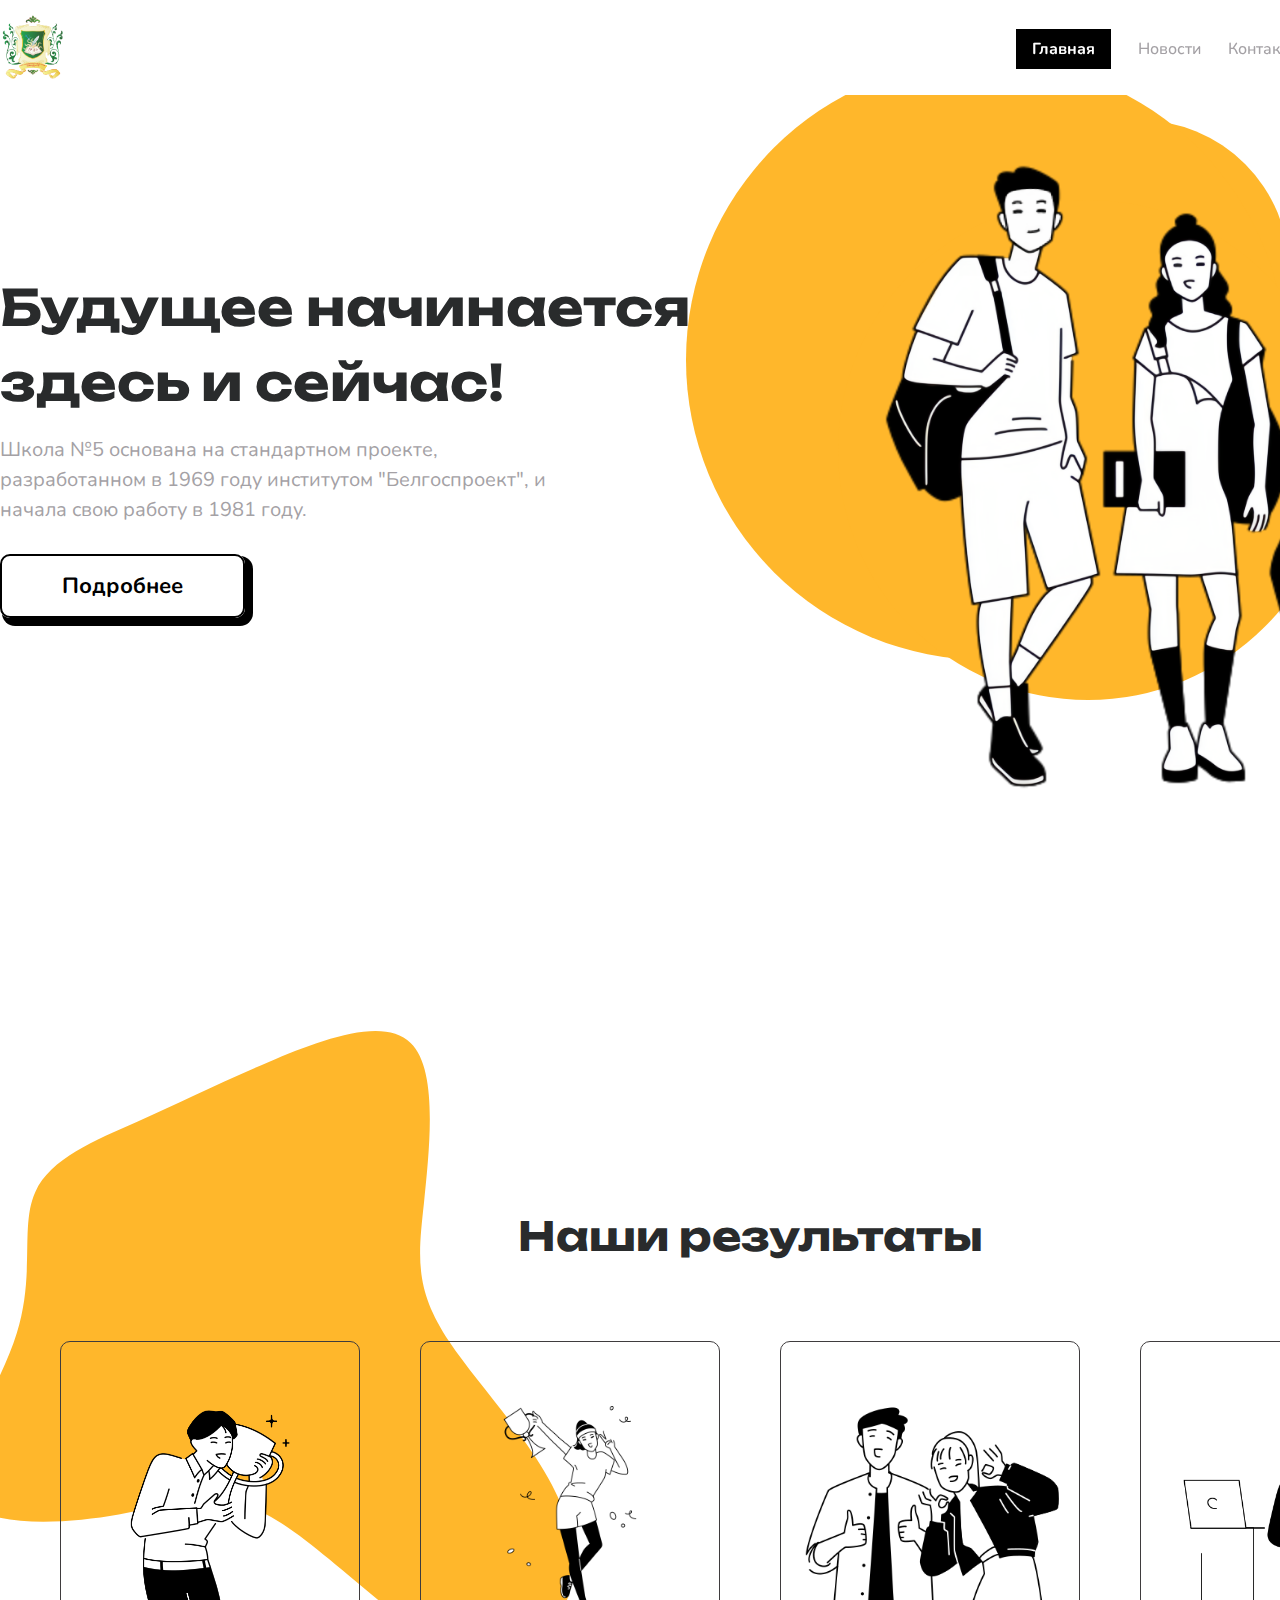
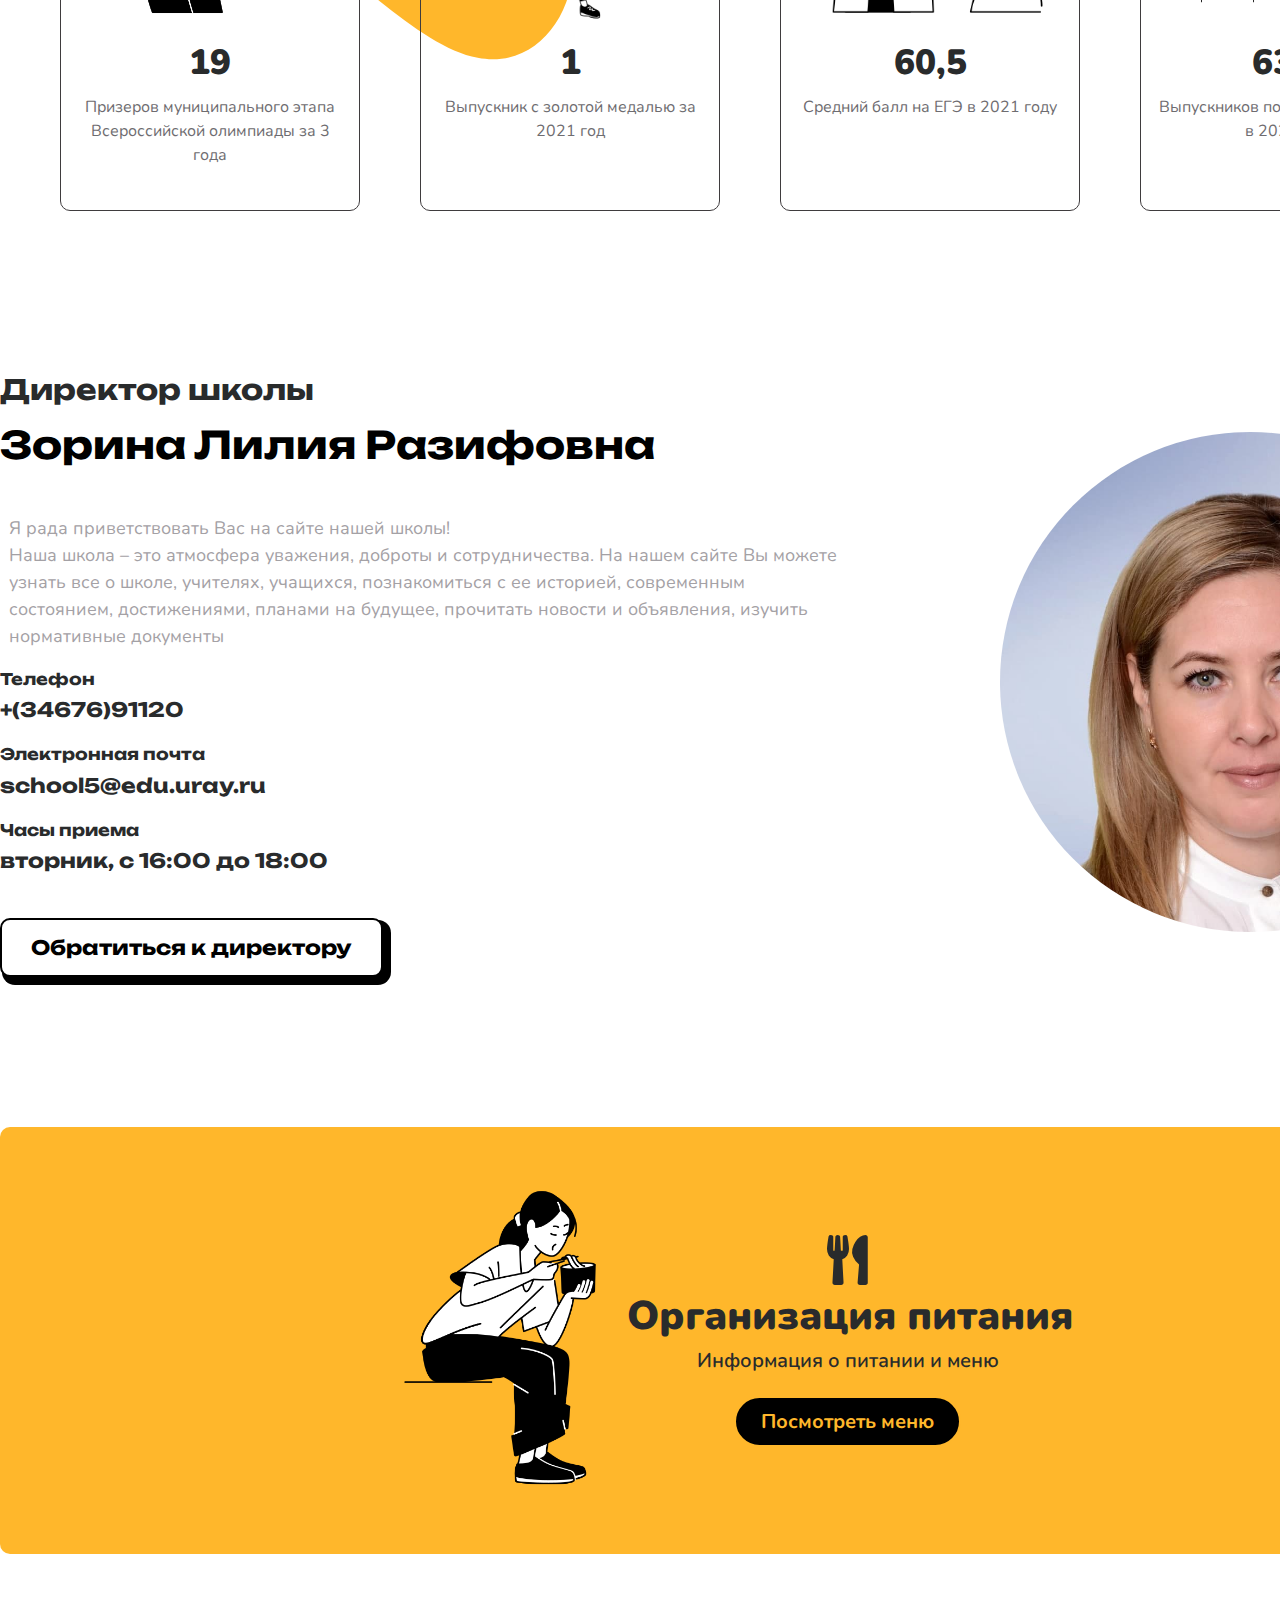
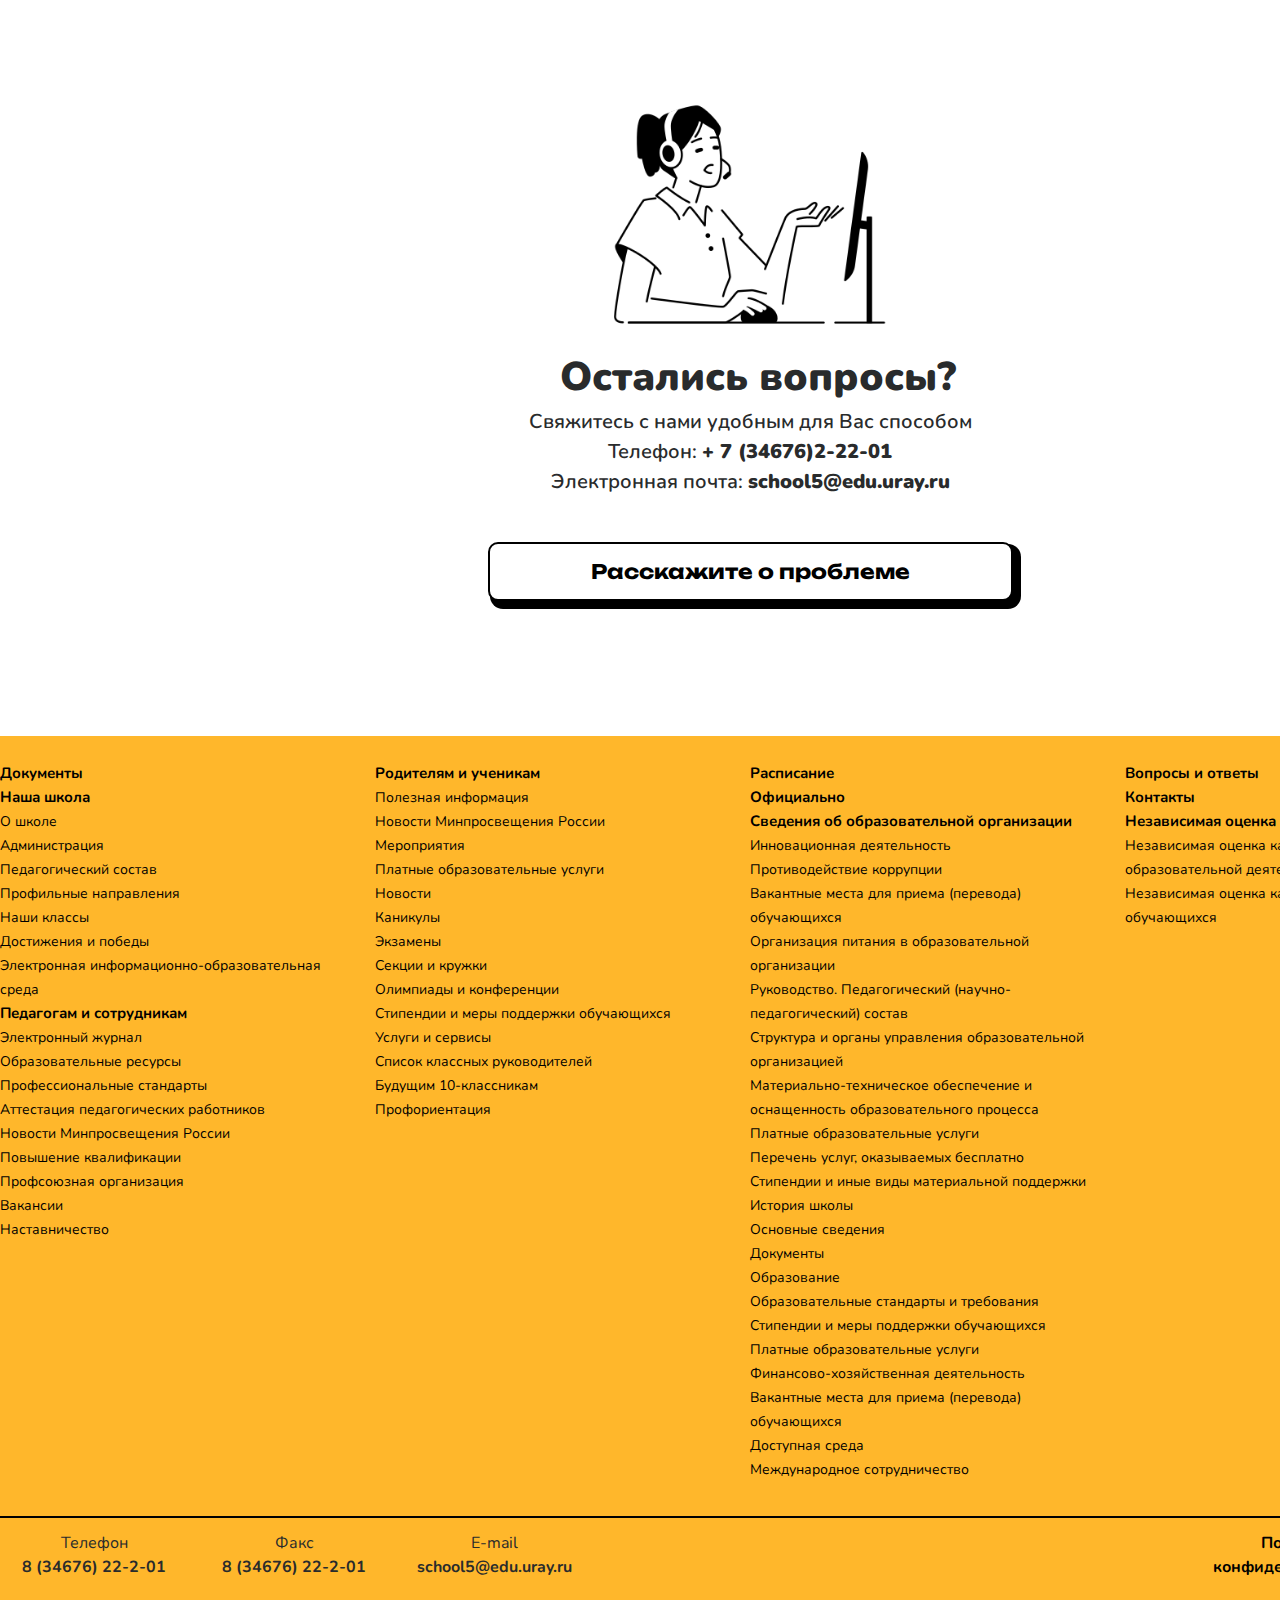
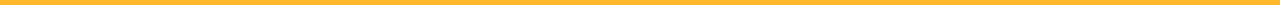
<file: index.html>
<!DOCTYPE html>
<html lang="en">
<head>
    <meta charset="UTF-8">
    <meta name="viewport" content="width=device-width, initial-scale=1.0">
    <link rel="stylesheet" href="css/style.css">
    <!-- ШРИФТЫ -->
    <link rel="preconnect" href="https://fonts.googleapis.com">
    <link rel="preconnect" href="https://fonts.gstatic.com" crossorigin>
    <link href="https://fonts.googleapis.com/css2?family=Unbounded:wght@200..900&display=swap" rel="stylesheet">
    <link rel="preconnect" href="https://fonts.googleapis.com">
    <link rel="preconnect" href="https://fonts.gstatic.com" crossorigin>
    <link href="https://fonts.googleapis.com/css2?family=Nunito:ital,wght@0,200..1000;1,200..1000&family=Unbounded:wght@200..900&display=swap" rel="stylesheet">
    <!--  -->
    <link rel="stylesheet" href="https://cdnjs.cloudflare.com/ajax/libs/font-awesome/5.15.4/css/all.min.css">
    <title>ШКОЛА 5</title>
</head>
<body>
<script src="js/script.js"></script>
  <header class="header">
    <div class="content">
      <div class="header_nav">
        <div class="header_logo">
          <img src="img/logo.png" alt="logo" class="header_img">
        </div>
        <div class="header_items">
          <a href="" class="header_item act">Главная</a>
          <a href="" class="header_item">Новости</a>
          <a href="" class="header_item">Контакты</a>
          <a href="" class="header_item">Распиание</a>
          <a href="" class="header_item">О школе</a>
        </div>
      </div>
    </div>
  </header>
  <main>
    <div class="content">
      <div class="section_1">
        <div class="s_1_text">
          <h1 class="s_1_title">
            Будущее начинается здесь и сейчас!
          </h1>
          <h3 class="s_1_subtitle">
            Школа №5 основана на стандартном проекте, разработанном в 1969 году институтом "Белгоспроект", и начала свою работу в 1981 году.
          </h3>
          <a href="" class="s_1_btn">Подробнее</a>
        </div>
        <div class="s_1_image">
          <img src="img/ttt.png" alt="" class="s_1_i">
          <div class="cicle_1"></div>
          <div class="cicle_2"></div>
          <div class="cicle_3"></div>
        </div>
      </div>
      <div class="section_2">
        <div class="s_2_item gr">
          <i class="fas fa-book"></i>
          <p class="s_2_text">Руководство</p>
        </div>
        <div class="s_2_item">
          <i class="fas fa-chart-bar"></i>
          <p class="s_2_text">Результаты школы</p>
        </div>
        <div class="s_2_item bl">
          <i class="far fa-calendar"></i>
          <p class="s_2_text">Мероприятия</p>
        </div>
      </div>
      <div class="section_3">
        <h1 class="s_3_title">Наши результаты</h1>
        <div class="s_3_items">
          <div class="s_3_item">
            <img src="img/1.png" alt="" class="s_3_item_i">
            <p class="s_3_item_title">19</p>
            <p class="s_3_item_subtitle">Призеров муниципального этапа Всероссийской олимпиады за 3 года</p>
          </div>
          <div class="s_3_item">
            <img src="img/3.png" alt="" class="s_3_item_i">
            <p class="s_3_item_title">1</p>
            <p class="s_3_item_subtitle">Выпускник с золотой медалью за 2021 год</p>
          </div>
          <div class="s_3_item">
            <img src="img/2.png" alt="" class="s_3_item_i">
            <p class="s_3_item_title">60,5</p>
            <p class="s_3_item_subtitle">Средний балл на ЕГЭ в 2021 году</p>
          </div>
          <div class="s_3_item">
            <img src="img/4.png" alt="" class="s_3_item_i">
            <p class="s_3_item_title">63%</p>
            <p class="s_3_item_subtitle">Выпускников поступивших в ВУЗы в 2021 году</p>
          </div>
        </div>
      </div>
      <div class="section_4">
        <div class="s_4_text">
          <p class="s_4_subtitle">Директор школы</p>
          <p class="s_4_title">Зорина Лилия Разифовна</p>
          <p class="s_4_tt">Я рада приветствовать Вас на сайте нашей школы! <br>Наша школа – это атмосфера уважения, доброты и сотрудничества. 
            На нашем сайте Вы можете узнать все о школе, учителях, учащихся, познакомиться с ее историей, современным состоянием, достижениями, планами на будущее, прочитать новости и объявления, изучить нормативные документы
          </p>
          <div class="s_4_content">
            <div class="s_4_content_item_r">
              <p class="s_4_content_item_title">Телефон</p>
              <p class="s_4_content_item_subtitle">+(34676)91120</p>
            </div>
            <div class="s_4_content_item_r">
              <p class="s_4_content_item_title">Электронная почта</p>
              <p class="s_4_content_item_subtitle">school5@edu.uray.ru</p>
            </div>
          </div>
          <div class="s_4_content_item_r">
            <p class="s_4_content_item_title">Часы приема</p>
            <p class="s_4_content_item_subtitle">вторник, с 16:00 до 18:00</p>
          </div>
          <a href="#openModal"><button  class="s_4_content_item_a">
            Обратиться к директору
          </button></a>
        </div>
        <div class="s_4_img_content">
          <div class="s_4_img">
            <img src="img/foto.jpg" alt="" class="s_4_i">
          </div>
        </div>
      </div>
      <div class="section_5">
        <div class="s_5_content">
          <img src="img/eat.png" alt="" class="s_5_img">
        </div>
        <div class="s_5_text">
          <div class="s_5_row">
            <i class="fas fa-utensils" style="font-size: 50px;"></i>
            <p class="s_5_title">Организация питания</p>
            <p class="s_5_subtitle">Информация о питании и меню</p>
            <button class="s_5_btn">Посмотреть меню</button>
          </div>
        </div>
      </div>
      <div class="section_6">
        <div class="s_6_content">
          <img src="img/help.png" alt="" class="s_6_img">
        </div>
        <div class="s_6_text">
          <div class="s_6_row">
            <p class="s_6_title">Остались вопросы?</p>
            <p class="s_6_subtitle">Свяжитесь с нами удобным для Вас способом</p>
            <p class="s_6_subtitle">Телефон: <b>+ 7 (34676)2-22-01</b></p>
            <p class="s_6_subtitle">Электронная почта: <b>school5@edu.uray.ru</b> </p>
            <button class="s_6_btn">Расскажите о проблеме</button>
          </div>
        </div>
      </div>
    </div>
  </main>
  <footer>
    <div class="content">
      <div class="footer_items">
        <div class="footer_item">
          <a href="" class="footer_item_a"><b>Документы</b></a><br>
          <a href="" class="footer_item_a"><b>Наша школа</b></a><br>
          <a href="" class="footer_item_a">О школе</a><br>
          <a href="" class="footer_item_a">Администрация</a><br>
          <a href="" class="footer_item_a">Педагогический состав</a><br>
          <a href="" class="footer_item_a">Профильные направления</a><br>
          <a href="" class="footer_item_a">Наши классы</a><br>
          <a href="" class="footer_item_a">Достижения и победы</a><br>
          <a href="" class="footer_item_a">Электронная информационно-образовательная среда</a><br>
          <a href="" class="footer_item_a"><b>Педагогам и сотрудникам</b></a><br>
          <a href="" class="footer_item_a">Электронный журнал</a><br>
          <a href="" class="footer_item_a">Образовательные ресурсы</a><br>
          <a href="" class="footer_item_a">Профессиональные стандарты</a><br>
          <a href="" class="footer_item_a">Аттестация педагогических работников</a><br>
          <a href="" class="footer_item_a">Новости Минпросвещения России</a><br>
          <a href="" class="footer_item_a">Повышение квалификации</a><br>
          <a href="" class="footer_item_a">Профсоюзная организация</a><br>
          <a href="" class="footer_item_a">Вакансии</a><br>
          <a href="" class="footer_item_a">Наставничество</a><br>
        </div>
        <div class="footer_item">
          <a href="" class="footer_item_a"><b>Родителям и ученикам</b></a><br>
          <a href="" class="footer_item_a">Полезная информация</a><br>
          <a href="" class="footer_item_a">Новости Минпросвещения России</a><br>
          <a href="" class="footer_item_a">Мероприятия</a><br>
          <a href="" class="footer_item_a">Платные образовательные услуги</a><br>
          <a href="" class="footer_item_a">Новости</a><br>
          <a href="" class="footer_item_a">Каникулы</a><br>
          <a href="" class="footer_item_a">Экзамены</a><br>
          <a href="" class="footer_item_a">Секции и кружки</a><br>
          <a href="" class="footer_item_a">Олимпиады и конференции</a><br>
          <a href="" class="footer_item_a">Стипендии и меры поддержки обучающихся</a><br>
          <a href="" class="footer_item_a">Услуги и сервисы</a><br>
          <a href="" class="footer_item_a">Список классных руководителей</a><br>
          <a href="" class="footer_item_a">Будущим 10-классникам</a><br>
          <a href="" class="footer_item_a">Профориентация</a><br>
        </div>
        <div class="footer_item">
          <a href="" class="footer_item_a"><b>Расписание</b></a><br>
          <a href="" class="footer_item_a"><b>Официально</b></a><br>
          <a href="" class="footer_item_a"><b>Сведения об образовательной организации</b></a><br>
          <a href="" class="footer_item_a">Инновационная деятельность</a><br>
          <a href="" class="footer_item_a">Противодействие коррупции</a><br>
          <a href="" class="footer_item_a">Вакантные места для приема (перевода) обучающихся</a><br>
          <a href="" class="footer_item_a">Организация питания в образовательной организации</a><br>
          <a href="" class="footer_item_a">Руководство. Педагогический (научно-педагогический) состав</a><br>
          <a href="" class="footer_item_a">Структура и органы управления образовательной организацией</a><br>
          <a href="" class="footer_item_a">Материально-техническое обеспечение и оснащенность образовательного процесса</a><br>
          <a href="" class="footer_item_a">Платные образовательные услуги</a><br>
          <a href="" class="footer_item_a">Перечень услуг, оказываемых бесплатно</a><br>
          <a href="" class="footer_item_a">Стипендии и иные виды материальной поддержки</a><br>
          <a href="" class="footer_item_a">История школы</a><br>
          <a href="" class="footer_item_a">Основные сведения</a><br>
          <a href="" class="footer_item_a">Документы</a><br>
          <a href="" class="footer_item_a">Образование</a><br>
          <a href="" class="footer_item_a">Образовательные стандарты и требования</a><br>
          <a href="" class="footer_item_a">Стипендии и меры поддержки обучающихся</a><br>
          <a href="" class="footer_item_a">Платные образовательные услуги</a><br>
          <a href="" class="footer_item_a">Финансово-хозяйственная деятельность</a><br>
          <a href="" class="footer_item_a">Вакантные места для приема (перевода) обучающихся</a><br>
          <a href="" class="footer_item_a">Доступная среда</a><br>
          <a href="" class="footer_item_a">Международное сотрудничество</a><br>
        </div>
        <div class="footer_item">
          <a href="" class="footer_item_a"><b>Вопросы и ответы</b></a><br>
          <a href="" class="footer_item_a"><b>Контакты</b></a><br>
          <a href="" class="footer_item_a"><b>Независимая оценка качества образования</b></a><br>
          <a href="" class="footer_item_a">Независимая оценка качества условий образовательной деятельности</a><br>
          <a href="" class="footer_item_a">Независимая оценка качества подготовки обучающихся</a><br>
        </div>
      </div>
      <div class="footer_social">
        <div class="footer_social_r">
          <div class="footer_social_text">
            <p class="footer_social_p">Телефон</p>
            <b><p class="footer_social_p">8 (34676) 22-2-01</p></b>
          </div>
          <div class="footer_social_text">
            <p class="footer_social_p">Факс</p>
            <b><p class="footer_social_p">8 (34676) 22-2-01</p></b>
          </div>
          <div class="footer_social_text">
            <p class="footer_social_p">E-mail</p>
            <b><p class="footer_social_p">school5@edu.uray.ru</p></b>
          </div>
          
        </div>
        <div class="footer_social_r">
          <a href=""><b><p class="footer_social_p">Политика конфиденциальности</p></b></a>
          <a href="" class="footer_social_a"><i class="fas fa-chart-bar"></i></a>
          <a href="" class="footer_social_a"><i class="fab fa-vk"></i></a>
        </div>
      </div>
    </div>
  </footer>

<!-- Модильник -->
  <div id="openModal" class="modal">
    <div class="modal-dialog">
      <div class="modal-content">
        <div class="modal-header">
          <h3 class="modal-title">Задайте свой вопрос?</h3>
          <a href="#close" title="Close" class="close">×</a>
        </div>
        <div class="modal-body">    
          <p>ФИО</p>
          <input type="text"></input>
        </div>
      </div>
    </div>
  </div>

<!-- Фигуры -->
  <svg class="spot" viewBox="0 0 300 300" xmlns="http://www.w3.org/2000/svg">
    <path
      fill="#FFB72B"
      d="M30.2,-54.5C35.6,-49.3,33.9,-33.9,32.8,-23.2C31.6,-12.4,31,-6.2,37.8,3.9C44.6,14.1,58.8,28.1,61.5,41.6C64.3,55.1,55.5,68,43.3,65.6C31.1,63.3,15.6,45.7,4,38.7C-7.5,31.7,-15.1,35.5,-26.8,37.6C-38.6,39.7,-54.5,40.2,-57.4,33.6C-60.3,27.1,-50.2,13.6,-46.7,2.1C-43.1,-9.4,-46.1,-18.9,-43.1,-25.4C-40.2,-31.9,-31.4,-35.5,-23.2,-39.1C-15,-42.8,-7.5,-46.5,2.5,-50.8C12.4,-55,24.9,-59.8,30.2,-54.5Z"
      transform="translate(100 100)"
    />
  </svg>

</body>
</html>
</file>
<file: css/style.css>
/* font-family: "Unbounded", sans-serif; */

* {
  margin: 0;
  padding: 0;
  box-sizing: border-box;
  font-family: "Nunito", sans-serif;
}

a {
  text-decoration: none;
  color: black;
}

:root {
  --f1: "Nunito", sans-serif;
  --f2: "Unbounded", sans-serif;
  --yel: #FFB72B
}

.content {
  width: 1500px;
  margin: auto;
  overflow: hidden;
}

  body::-webkit-scrollbar {
    background-color: transparent;
    width: 10px;

  }
  /* Стилизуем скроллбар */
  body::-webkit-scrollbar-thumb {
    background-color: var(--yel);
    border-radius: 10px;
  }
  /* Стилизуем скроллбар при наведении */
  body::-webkit-scrollbar-thumb:hover {
    background-color: var(--yel);
  }

.header {
    position: fixed;
    top: 0;
    left: 0;
    width: 100%;
    background-color: white;
    z-index: 1000;
    height: 95px;
  }

.header_nav {
  display: flex;
  justify-content: space-between;
  align-items: center;
}

.header_img {
  width: 65px;
  height: auto;
}

.header_items {
 display: flex;
 justify-content: flex-end;
 align-items: center;
 width: 60%;
}

.header_item {
  margin-left: 3%;
  font-size: 16px;
  font-weight: 500;
  color: #A4A1A5;
  transition: all .4s;
}

.header_item:hover {
  color: #fff;
  background-color: black;
  padding: 8px 16px;
  font-weight: 700;
}

.act {
  color: #fff;
  background-color: black;
  padding: 8px 16px;
  font-weight: 700;
}

.section_1 {
  margin-top: 10%;
  display: flex;
}

.s_1_text{
  padding-top: 8%;
  width: 50%;
}

.s_1_title {
  font-size: 50px;
  font-family: var(--f2);
  margin-bottom: 2%;
}

.s_1_subtitle {
  font-size: 20px;
  width: 78%;
  color: #A4A1A5;
  font-weight: 400;
  margin-bottom: 6%;
}

.s_1_btn {
  color: black;
  background-color: white;
  border: black 2px solid;
  -webkit-box-shadow: 5px 5px 0px 3px rgba(0, 0, 0, 1);
  -moz-box-shadow: 5px 5px 0px 3px rgba(0, 0, 0, 1);
  box-shadow: 5px 5px 0px 3px rgba(0, 0, 0, 1);
  border-radius: 10px;
  font-weight: 700;
  font-size: 22px;
  padding: 15px 60px;
  align-items: center;
  transition: all .3s;
}

.s_1_btn:hover {
  background-color: var(--yel);
  transform: scale(1.1);
  margin-left: 4%;
}

.s_1_i {

  position: relative;
  width: 600px;
  margin-left: 20%;
}

.cicle_1 {
  position: absolute;
    top: 50%; /* Положение круга по вертикали */
    left: 85%; /* Положение круга по горизонтали */
    transform: translate(-50%, -50%); /* Центрирование круга */
    background-color: var(--yel); /* Цвет круга */
    width: 500px; /* Диаметр круга */
    height: 500px; /* Диаметр круга */
    border-radius: 50%; /* Делаем круг */
    z-index: -1; /* Устанавливаем круг на задний план */
}
.cicle_2 {
  position: absolute;
    top: 40%; /* Положение круга по вертикали */
    left: 77%; /* Положение круга по горизонтали */
    transform: translate(-50%, -50%); /* Центрирование круга */
    background-color: var(--yel); /* Цвет круга */
    width: 600px; /* Диаметр круга */
    height: 600px; /* Диаметр круга */
    border-radius: 50%; /* Делаем круг */
    z-index: -2; /* Устанавливаем круг на задний план */
}
.cicle_3 {
  position: absolute;
    top: 30%; /* Положение круга по вертикали */
    left: 89%; /* Положение круга по горизонтали */
    transform: translate(-50%, -50%); /* Центрирование круга */
    background-color: var(--yel); /* Цвет круга */
    width: 300px; /* Диаметр круга */
    height: 300px; /* Диаметр круга */
    border-radius: 50%; /* Делаем круг */
    z-index: -3; /* Устанавливаем круг на задний план */
}

.section_2 {
  display: flex;
  justify-content: center;
  align-items: center;
  margin-bottom: 50%;
}

.s_2_item {
  position: relative;
  display: flex;
  align-items: center;
  justify-content: center;
  font-size: 20px;
  font-weight: 600;
  color: #f7c6b7;
  background-color: #f02e09;
  padding: 40px 40px;
  margin: 0 4%;
  width: 28%;
  transition: transform 0.3s; /* Добавляем плавную анимацию для свойства transform */
}

.s_2_item::before {
  content: '';
  position: absolute;
  top: 0;
  left: -50px;
  width: 0;
  height: 0;
  border-top: 60.1px solid transparent;
  border-bottom: 50px solid transparent;
  border-right: 50px solid #f02e09;
}




.gr::before {
  border-right: 50px solid #137840; /* Красим треугольник в цвет фона блока */
}

.bl::before {
  border-right: 50px solid #096CFF; /* Красим треугольник в цвет фона блока */
}



.gr {
  background-color: #137840;
}

.bl {
  background-color: #096CFF;
}

.s_2_text {
  margin-left: 3%;
}

.section_2 {
  margin-top: 4%;
  display: flex;
  justify-content: center;
  align-items: center;
  margin-bottom: 2%;
}

.s_2_item {
  position: relative;
  display: flex;
  align-items: center;
  justify-content: center;
  font-size: 20px;
  font-weight: 600;
  color: #F7C6B7;
  padding: 40px 40px;
  margin: 0 4%;
  width: 28%;
  opacity: 0; /* Начальная невидимость элементов */
  transform: translateX(100%); /* Начальное положение справа */
  animation: slideIn 1s forwards; /* Анимация выезда */
}

/* Задержки анимации для каждого элемента */
.s_2_item:nth-child(1) {
  animation-delay: 0.3s;
}

.s_2_item:nth-child(2) {
  animation-delay: 0.5s;
}

.s_2_item:nth-child(3) {
  animation-delay: 0.8s;
}

/* Дополнительные стили для изменения цвета фона */
.gr {
  background-color: #137840;
}

.bl {
  background-color: #096CFF;
}

/* Анимация выезда элементов */
@keyframes slideIn {
  to {
    opacity: 1;
    transform: translateX(0); /* Перемещение в исходное положение */
  }
}

.s_2_text {
  margin-left: 3%;
  font-family: var(--f2);
}



.section_3 {
  margin-top: 15%;
  margin-bottom: 5%;
  position: relative;
}

.s_3_title {
  font-family: var(--f2);
  font-size: 40px;
  font-weight: bold;
  margin: 2% 0 4%;
  text-align: center;
}

.s_3_items {
  display: flex;
  justify-content: center;
  align-items: center;
}

.s_3_item {
  margin: 1% 2% 0;
  border-radius: 10px;
  border: #3F3C3E 1px solid;
  text-align: center;
  padding: 4% 1% 1%;
  width: 20%;
  height: 470px;
}

.s_3_item_i {
  margin-bottom: 3%;
  height: 220px;
}

.s_3_item_title {
  font-size: 35px;
  font-weight: 900;
  margin-bottom: 2%;
}

.s_3_item_subtitle {
  font-size: 16px;
  margin-bottom: 2%;
  color: #6E6C70;
}


.spot {
  position: absolute;
  top: 90%;
  left: -20%;
  z-index: -1;
}

.section_4 {
  margin-top: 10%;
  display: flex;
  justify-content: center;
  align-items: center;
}

.s_4_img {
  border-radius: 100%;
  margin-top:-10% ;
  width: 500px;
  height: 500px;
  overflow: hidden;
}

.s_4_i {
  width: 100%;
}

.s_4_text {
  margin-right: 10%;
  margin-bottom: 5%;
}


.s_4_subtitle {
  font-size: 28px;
  font-family: var(--f2);
  font-weight: 700;
  margin: 1% 0 .5%;
}

.s_4_title {
  font-size: 38px;
  font-family: var(--f2);
  font-weight: 700;
  margin: .5% 0;
  color: black;
}

.s_4_tt {
  font-size: 18px;
  font-weight: 400;
  margin: 5% 0% 2% 1%;
  color: #A4A1A5;
}

.s_4_content {
  
  margin-bottom: 3 0%;
}


.s_4_content_item_title {
  font-size: 16px;
  font-weight: 700;
  margin: .5% 0% 0%;
  font-family: var(--f2);
}

.s_4_content_item_subtitle {
  font-size: 20px;
  font-weight: 700;
  margin: .5% 0% 2% 0;
  font-family: var(--f2);
  
}

.s_4_content_item_a {
  margin-top: 3%;
  transition: all .3s;
  cursor: pointer;
  font-family: var(--f2);
  color: black;
  background-color: white;
  border: black 2px solid;
  -webkit-box-shadow: 5px 5px 0px 3px rgba(0, 0, 0, 1);
  -moz-box-shadow: 5px 5px 0px 3px rgba(0, 0, 0, 1);
  box-shadow: 5px 5px 0px 3px rgba(0, 0, 0, 1);
  border-radius: 10px;
  font-weight: 700;
  font-size: 20px;
  padding: 15px 20px;
  align-items: center;
  transition: all .3s;
  width: 45%;
  

}

.s_4_content_item_a:hover {
  background-color: var(--yel);
  color: black;
  transform: scale(1.1);
  margin-left: 4%;
}




.section_5 {
  background-color: var(--yel);
  margin: 5% auto;
  padding: 4% 0;
  border-radius: 10px;
  display: flex;
  justify-content: center;
  align-items: center;
}

.s_5_content {
  width: 40%;
  text-align: end;
}

.s_5_row {
  text-align: center;
  width: 55%;
}




.s_5_text {
  width: 60%;
  display: flex;
  justify-content: flex-start;
}

.s_5_img {
  width: 200px;
}

.s_5_title {
  font-size: 40px;
  font-weight: 900;
  margin-left: 1%;
}


.s_5_subtitle {
  font-size: 20px;
  font-weight: 600;
}

.s_5_btn {
  margin-top: 4%;
  border: #FFB72B 2px solid;
  box-shadow: none;
  font-size: 20px;
  padding: 2% 5%;
  border-radius: 30px;
  background-color: black;
  color: var(--yel);
  font-weight: 700;
  cursor: pointer;
  transition: all .6s;
}

.s_5_btn:hover {
  background-color: var(--yel);
  color: black;
  border: black 2px solid;
  font-weight: 900;
}




.section_6 {
  margin: 5% auto;
  padding: 4% 0;
  border-radius: 10px;
  text-align: center;
}


.s_6_img {
  width: 300px;
}

.s_6_title {
  font-size: 40px;
  font-weight: 900;
  margin-left: 1%;
}



.s_6_subtitle {
  font-size: 20px;
  font-weight: 600;
}

.s_6_subtitle b {
  font-size: 20px;
  font-weight: 900;
}

.s_6_btn {
  margin-top: 3%;
  transition: all .3s;
  cursor: pointer;
  font-family: var(--f2);
  color: black;
  background-color: white;
  border: black 2px solid;
  -webkit-box-shadow: 5px 5px 0px 3px rgba(0, 0, 0, 1);
  -moz-box-shadow: 5px 5px 0px 3px rgba(0, 0, 0, 1);
  box-shadow: 5px 5px 0px 3px rgba(0, 0, 0, 1);
  border-radius: 10px;
  font-weight: 700;
  font-size: 20px;
  padding: 15px 20px;
  align-items: center;
  transition: all .3s;
  width: 35%;
}

.s_6_btn:hover {
  color: black;
  border: black 2px solid;
  font-weight: 900;
  background-color: var(--yel);
}


/* FOOTER */


footer {
  background-color: var(--yel);
  padding-top: 2%;
  padding-bottom: 2%;
}

.footer_items {
  display: flex;
  align-items: flex-start;
}

.footer_item {
  width: 30%;
  margin-right: 2%;
}

.footer_item_a {
  font-size: 14px;
  transition: all .2s;
}

.footer_item_a:hover {
  font-size: 16px;
  text-decoration: underline;
}

.footer_item_a b {
  font-size: 15px;
}


.footer_social {
  display: flex;
  align-items: center;
  justify-content: space-between;
  position: relative;
  margin-top: 50px;
}

.footer_social_r {
  display: flex;
  align-items: center;
}

.footer_social_text {
  margin-right: 2%;
  width: 200px;
}

.footer_social::before {
  content: "";
  position: absolute;
  top: -60px;
  left: 0;
  width: 100%;
  height: 2px; /* Вы можете настроить высоту линии */
  background: black; /* И цвет линии */
  margin: 3% auto;
}

.footer_social_p {
  text-align: center;
}

.footer_social_a {
  margin-left: 3%;
}
.fas{
  font-size: 30px;
  transition: all .3s;
}

.fas:hover{
  font-size: 35px;
  background-color: #000;
  color: var(--yel);
  padding: 5px;
}

.fab {
  font-size: 30px;
  transition: all .3s;
}
.fab:hover{
  font-size: 35px;
  background-color: #000;
  color: var(--yel);
  padding: 5px;
}


/* MODaL */

/* стилизация содержимого страницы */
body {
  font-family: -apple-system,system-ui,BlinkMacSystemFont,"Segoe UI",Roboto,"Helvetica Neue",Arial,sans-serif;
  font-size: 16px;
  font-weight: 400;
  line-height: 1.5;
  color: #292b2c;
  background-color: #fff;
} 

/* свойства модального окна по умолчанию */
.modal {
  position: fixed; /* фиксированное положение */
  top: 0;
  right: 0;
  bottom: 0;
  left: 0;
  background: rgba(0,0,0,0.5); /* цвет фона */
  z-index: 1050;
  opacity: 0; /* по умолчанию модальное окно прозрачно */
  -webkit-transition: opacity 200ms ease-in; 
  -moz-transition: opacity 200ms ease-in;
  transition: opacity 200ms ease-in; /* анимация перехода */
  pointer-events: none; /* элемент невидим для событий мыши */
  margin: 0;
  padding: 0;
}
/* при отображении модального окно */
.modal:target {
  opacity: 1; /* делаем окно видимым */
  pointer-events: auto; /* элемент видим для событий мыши */
  overflow-y: auto; /* добавляем прокрутку по y, когда элемент не помещается на страницу */
}
/* ширина модального окна и его отступы от экрана */
.modal-dialog {
  position: relative;
  width: auto;
  margin: 10px;
}
@media (min-width: 576px) {
.modal-dialog {
    max-width: 500px;
    margin: 30px auto; /* для отображения модального окна по центру */
}
}
/* свойства для блока, содержащего контент модального окна */ 
.modal-content {
  position: relative;
  display: -webkit-box;
  display: -webkit-flex;
  display: -ms-flexbox;
  display: flex;
  -webkit-box-orient: vertical;
  -webkit-box-direction: normal;
  -webkit-flex-direction: column;
  -ms-flex-direction: column;
  flex-direction: column;
  background-color: #fff;
  -webkit-background-clip: padding-box;
  background-clip: padding-box;
  border: 1px solid rgba(0,0,0,.2);
  border-radius: .3rem;
  outline: 0;
}
@media (min-width: 768px) {
.modal-content {
    -webkit-box-shadow: 0 5px 15px rgba(0,0,0,.5);
    box-shadow: 0 5px 15px rgba(0,0,0,.5);
}
}
/* свойства для заголовка модального окна */
.modal-header {
  display: -webkit-box;
  display: -webkit-flex;
  display: -ms-flexbox;
  display: flex;
  -webkit-box-align: center;
  -webkit-align-items: center;
  -ms-flex-align: center;
  align-items: center;
  -webkit-box-pack: justify;
  -webkit-justify-content: space-between;
  -ms-flex-pack: justify;
  justify-content: space-between;
  padding: 15px;
  border-bottom: 1px solid #eceeef;
}
.modal-title {
  margin-top: 0;
  margin-bottom: 0;
  line-height: 1.5;
  font-size: 1.25rem;
  font-weight: 500;
}
/* свойства для кнопки "Закрыть" */
.close {
  float: right;
  font-family: sans-serif;
  font-size: 24px;
  font-weight: 700;
  line-height: 1;
  color: #000;
  text-shadow: 0 1px 0 #fff;
  opacity: .5;
  text-decoration: none;
}
/* свойства для кнопки "Закрыть" при нахождении её в фокусе или наведении */
.close:focus, .close:hover {
  color: #000;
  text-decoration: none;
  cursor: pointer;
  opacity: .75;
}
/* свойства для блока, содержащего основное содержимое окна */
.modal-body {
position: relative;
  -webkit-box-flex: 1;
  -webkit-flex: 1 1 auto;
  -ms-flex: 1 1 auto;
  flex: 1 1 auto;
  padding: 15px;
  overflow: auto;
}
</file>
